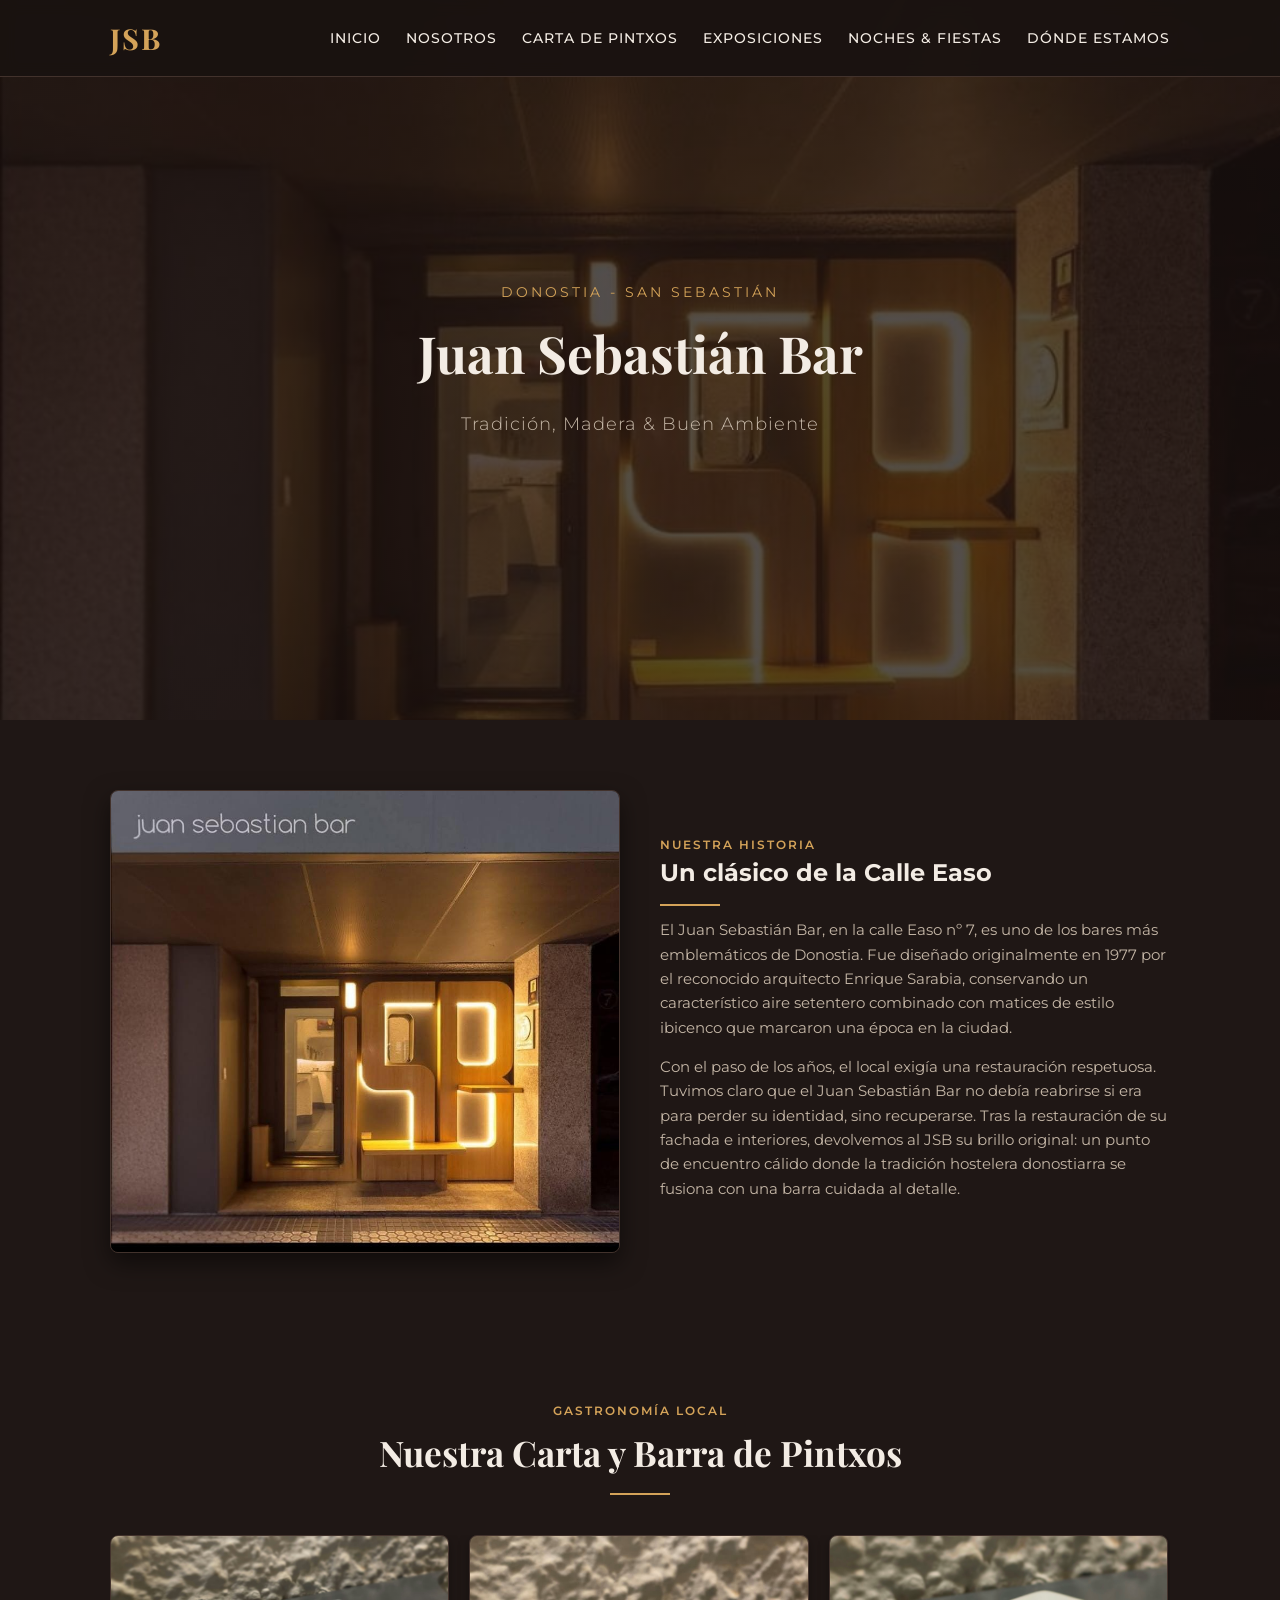
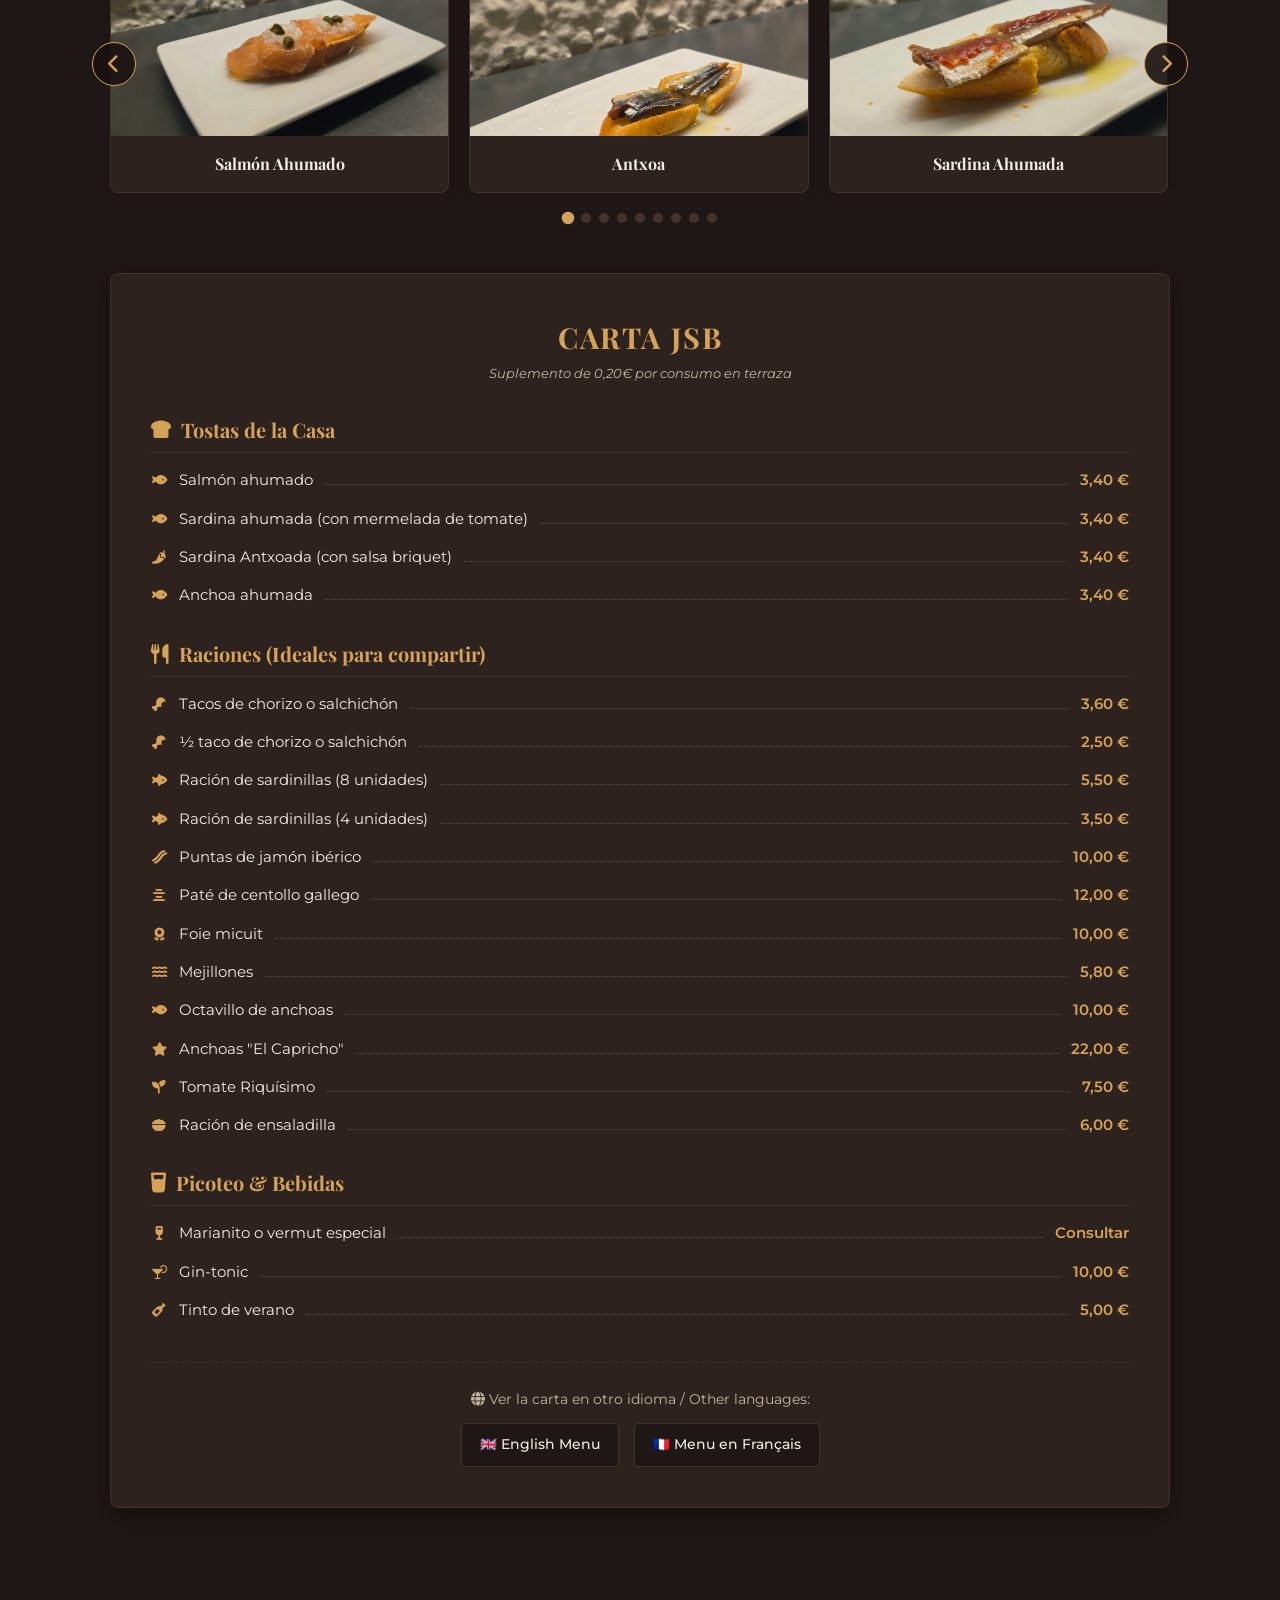
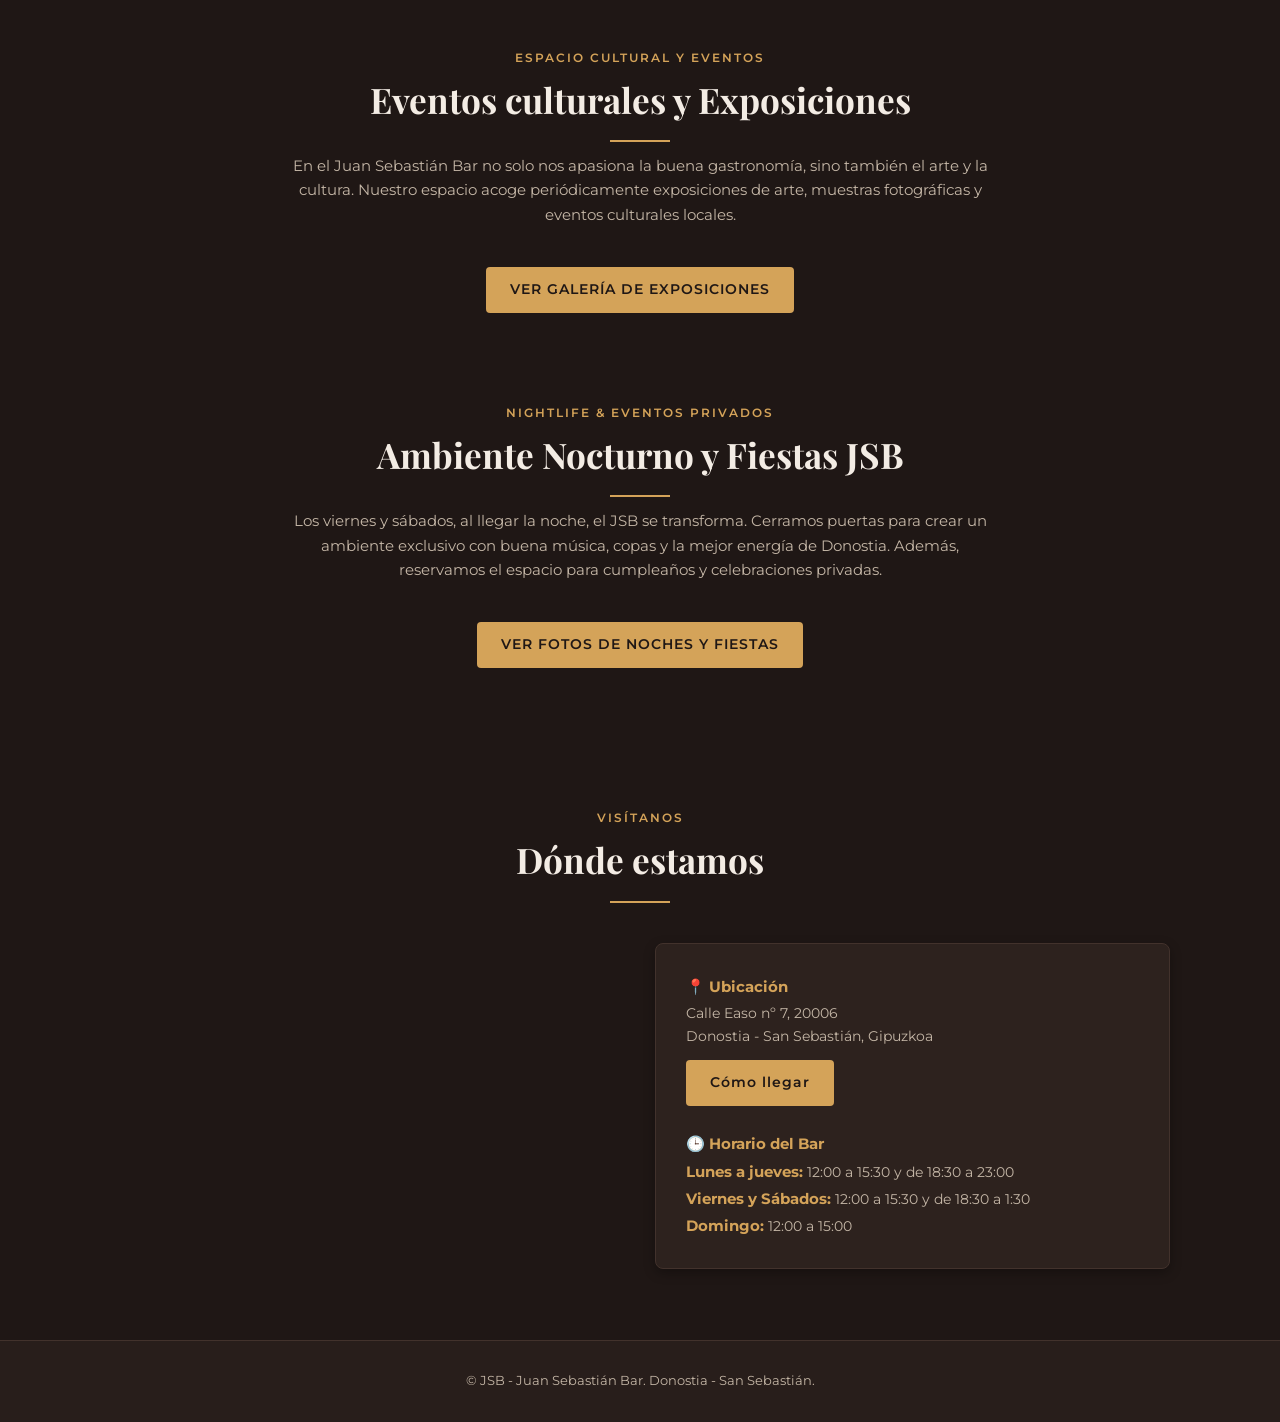
<file: index.html>
<!DOCTYPE html>
<html lang="es">
<head>
    <meta charset="UTF-8">
    <meta name="viewport" content="width=device-width, initial-scale=1.0">
    <title>JSB - Juan Sebastián Bar | Donostia</title>

    <!-- Fuentes Google -->
    <link rel="preconnect" href="https://fonts.googleapis.com">
    <link rel="preconnect" href="https://fonts.gstatic.com" crossorigin>
    <link href="https://fonts.googleapis.com/css2?family=Playfair+Display:ital,wght@0,500;0,700;1,400&family=Montserrat:wght@300;400;500;600&display=swap" rel="stylesheet">

    <!-- Iconos FontAwesome -->
    <link rel="stylesheet" href="https://cdnjs.cloudflare.com/ajax/libs/font-awesome/6.4.0/css/all.min.css">

    <!-- Estilos CSS -->
    <link rel="stylesheet" href="Style.css">
</head>
<body>

    <!-- NAVEGACIÓN EN MADERA OSCURA -->
    <nav>
        <div class="nav-container">
            <a href="#inicio" class="logo">JSB</a>

            <!-- Botón de menú responsive para móviles -->
            <button class="nav-toggle" id="navToggle" aria-label="Abrir menú">
                <i class="fa-solid fa-bars"></i>
            </button>

            <ul class="nav-links" id="navLinks">
                <li><a href="#inicio">Inicio</a></li>
                <li><a href="#historia">Nosotros</a></li>
                <li><a href="#pintxos">Carta de Pintxos</a></li>
                <li><a href="#eventos">Exposiciones</a></li>
                <li><a href="#noches">Noches & Fiestas</a></li>
                <li><a href="#contacto">Dónde estamos</a></li>
            </ul>
        </div>
    </nav>

    <!-- BANNER PRINCIPAL CON FONDO MADERA/CÁLIDO -->
    <header id="inicio" class="hero-banner" style="background: linear-gradient(rgba(26, 18, 16, 0.75), rgba(26, 18, 16, 0.75)), url('imagenes/image1.jpeg') center/cover no-repeat;">
        <div class="hero-box fade-in">
            <span class="hero-tag">DONOSTIA - SAN SEBASTIÁN</span>
            <h1>Juan Sebastián Bar</h1>
            <p class="hero-subtitle">Tradición, Madera & Buen Ambiente</p>
        </div>
    </header>

    <!-- SECCIÓN NUESTRA HISTORIA -->
    <section id="historia" class="history-container fade-in">
        <div class="history-grid">
            <div class="history-image">
                <img src="imagenes/image1.jpeg" alt="Fachada Juan Sebastián Bar">
            </div>
            <div class="history-text">
                <span class="section-subtitle">NUESTRA HISTORIA</span>
                <h2>Un clásico de la Calle Easo</h2>
                <div class="gold-line"></div>
                <p>
                    El Juan Sebastián Bar, en la calle Easo nº 7, es uno de los bares más emblemáticos de Donostia. Fue diseñado originalmente en 1977 por el reconocido arquitecto Enrique Sarabia, conservando un característico aire setentero combinado con matices de estilo ibicenco que marcaron una época en la ciudad.
                </p>
                <p>
                    Con el paso de los años, el local exigía una restauración respetuosa. Tuvimos claro que el Juan Sebastián Bar no debía reabrirse si era para perder su identidad, sino recuperarse. Tras la restauración de su fachada e interiores, devolvemos al JSB su brillo original: un punto de encuentro cálido donde la tradición hostelera donostiarra se fusiona con una barra cuidada al detalle.
                </p>
            </div>
        </div>
    </section>

    <!-- SECCIÓN GASTRONOMÍA CON CARRUSEL -->
    <section id="pintxos" class="pintxos-section fade-in">
        <div class="section-title-container">
            <span class="section-subtitle">GASTRONOMÍA LOCAL</span>
            <h2>Nuestra Carta y Barra de Pintxos</h2>
            <div class="gold-line center"></div>
        </div>

        <!-- CARRUSEL INTERACTIVO -->
        <div class="tostas-carousel-container">
            <button class="tostas-arrow prev-tosta" id="prevBtn"><i class="fa-solid fa-chevron-left"></i></button>
            
            <div class="tostas-track-container">
                <div class="tostas-track" id="carouselTrack">
                    <div class="tosta-card">
                        <div class="img-wrapper"><img src="imagenes/salmon.jpeg" alt="Salmón Ahumado"></div>
                        <h4>Salmón Ahumado</h4>
                    </div>
                    <div class="tosta-card">
                        <div class="img-wrapper"><img src="imagenes/antxoa.jpeg" alt="Antxoa"></div>
                        <h4>Antxoa</h4>
                    </div>
                    <div class="tosta-card">
                        <div class="img-wrapper"><img src="imagenes/sardina ahumada.jpeg" alt="Sardina Ahumada"></div>
                        <h4>Sardina Ahumada</h4>
                    </div>
                    <div class="tosta-card">
                        <div class="img-wrapper"><img src="imagenes/antxoapica.jpeg" alt="Anchoa Picante"></div>
                        <h4>Anchoa Picante</h4>
                    </div>
                    <div class="tosta-card">
                        <div class="img-wrapper"><img src="imagenes/tomate.jpeg" alt="Tomate Riquisimo"></div>
                        <h4>Tomate Riquísimo</h4>
                    </div>
                    <div class="tosta-card">
                        <div class="img-wrapper"><img src="imagenes/foit.jpeg" alt="Foie Micuit"></div>
                        <h4>Foie Micuit</h4>
                    </div>
                    <div class="tosta-card">
                        <div class="img-wrapper"><img src="imagenes/puntas.jpeg" alt="Puntas de jamón"></div>
                        <h4>Puntas de Jamón</h4>
                    </div>
                    <div class="tosta-card">
                        <div class="img-wrapper"><img src="imagenes/sardinillas.jpeg" alt="Sardinillas"></div>
                        <h4>Sardinillas</h4>
                    </div>
                    <div class="tosta-card">
                        <div class="img-wrapper"><img src="imagenes/gilda.jpeg" alt="Gildas"></div>
                        <h4>Gildas</h4>
                    </div>
                    <div class="tosta-card">
                        <div class="img-wrapper"><img src="imagenes/salchichon.jpeg" alt="Salchichón"></div>
                        <h4>Salchichón</h4>
                    </div>
                    <div class="tosta-card">
                        <div class="img-wrapper"><img src="imagenes/chorizo.jpeg" alt="Chorizo"></div>
                        <h4>Chorizo picante-dulce</h4>
                    </div>
                    <div class="tosta-card">
                        <div class="img-wrapper"><img src="imagenes/ensaladilla.jpeg" alt="Ensaladilla"></div>
                        <h4>Ensaladilla</h4>
                    </div>
                    <div class="tosta-card">
                        <div class="img-wrapper"><img src="imagenes/pate.jpeg" alt="pate"></div>
                        <h4>Pate De Centollo</h4>
                    </div>
                    <div class="tosta-card">
                        <div class="img-wrapper"><img src="imagenes/tortilla .jpg" alt="Tortilla"></div>
                        <h4>Tortilla de patata</h4>
                    </div>
                    <div class="tosta-card">
                        <div class="img-wrapper"><img src="imagenes/donostiarra (1).jpeg" alt="Donostiarra"></div>
                        <h4>Donostiarra</h4>
                    </div>
                </div>
            </div>

            <button class="tostas-arrow next-tosta" id="nextBtn"><i class="fa-solid fa-chevron-right"></i></button>
        </div>

        <!-- PUNTOS INDICADORES DEL CARRUSEL -->
        <div class="carousel-dots" id="carouselDots">
            <span class="dot active"></span>
            <span class="dot"></span>
            <span class="dot"></span>
            <span class="dot"></span>
            <span class="dot"></span>
            <span class="dot"></span>
            <span class="dot"></span>
            <span class="dot"></span>
            <span class="dot"></span>
        </div>

        <!-- CARTA PROFESIONAL CON TRADUCCIÓN AUTOMÁTICA ACTIVA -->
        <div class="menu-container" id="carta-jsb">
            <div class="menu-header">
                <h3>CARTA JSB</h3>
                <p class="terrace-note">Suplemento de 0,20€ por consumo en terraza</p>
            </div>

            <!-- CATEGORÍA 1 -->
            <div class="menu-category">
                <h4><i class="fa-solid fa-bread-slice"></i> Tostas de la Casa</h4>
                <div class="menu-grid">
                    <div class="menu-item">
                        <span class="item-name"><i class="fa-solid fa-fish"></i> Salmón ahumado</span>
                        <span class="item-dots"></span>
                        <span class="item-price">3,40 €</span>
                    </div>
                    <div class="menu-item">
                        <span class="item-name"><i class="fa-solid fa-fish"></i> Sardina ahumada (con mermelada de tomate)</span>
                        <span class="item-dots"></span>
                        <span class="item-price">3,40 €</span>
                    </div>
                    <div class="menu-item">
                        <span class="item-name"><i class="fa-solid fa-pepper-hot"></i> Sardina Antxoada (con salsa briquet)</span>
                        <span class="item-dots"></span>
                        <span class="item-price">3,40 €</span>
                    </div>
                    <div class="menu-item">
                        <span class="item-name"><i class="fa-solid fa-fish"></i> Anchoa ahumada</span>
                        <span class="item-dots"></span>
                        <span class="item-price">3,40 €</span>
                    </div>
                </div>
            </div>

            <!-- CATEGORÍA 2 -->
            <div class="menu-category">
                <h4><i class="fa-solid fa-utensils"></i> Raciones (Ideales para compartir)</h4>
                <div class="menu-grid">
                    <div class="menu-item">
                        <span class="item-name"><i class="fa-solid fa-drumstick-bite"></i> Tacos de chorizo o salchichón</span>
                        <span class="item-dots"></span>
                        <span class="item-price">3,60 €</span>
                    </div>
                    <div class="menu-item">
                        <span class="item-name"><i class="fa-solid fa-drumstick-bite"></i> ½ taco de chorizo o salchichón</span>
                        <span class="item-dots"></span>
                        <span class="item-price">2,50 €</span>
                    </div>
                    <div class="menu-item">
                        <span class="item-name"><i class="fa-solid fa-fish-fins"></i> Ración de sardinillas (8 unidades)</span>
                        <span class="item-dots"></span>
                        <span class="item-price">5,50 €</span>
                    </div>
                    <div class="menu-item">
                        <span class="item-name"><i class="fa-solid fa-fish-fins"></i> Ración de sardinillas (4 unidades)</span>
                        <span class="item-dots"></span>
                        <span class="item-price">3,50 €</span>
                    </div>
                    <div class="menu-item">
                        <span class="item-name"><i class="fa-solid fa-bacon"></i> Puntas de jamón ibérico</span>
                        <span class="item-dots"></span>
                        <span class="item-price">10,00 €</span>
                    </div>
                    <div class="menu-item">
                        <span class="item-name"><i class="fa-solid fa-align-center"></i> Paté de centollo gallego</span>
                        <span class="item-dots"></span>
                        <span class="item-price">12,00 €</span>
                    </div>
                    <div class="menu-item">
                        <span class="item-name"><i class="fa-solid fa-award"></i> Foie micuit</span>
                        <span class="item-dots"></span>
                        <span class="item-price">10,00 €</span>
                    </div>
                    <div class="menu-item">
                        <span class="item-name"><i class="fa-solid fa-water"></i> Mejillones</span>
                        <span class="item-dots"></span>
                        <span class="item-price">5,80 €</span>
                    </div>
                    <div class="menu-item">
                        <span class="item-name"><i class="fa-solid fa-fish"></i> Octavillo de anchoas</span>
                        <span class="item-dots"></span>
                        <span class="item-price">10,00 €</span>
                    </div>
                    <div class="menu-item">
                        <span class="item-name"><i class="fa-solid fa-star"></i> Anchoas "El Capricho"</span>
                        <span class="item-dots"></span>
                        <span class="item-price">22,00 €</span>
                    </div>
                    <div class="menu-item">
                        <span class="item-name"><i class="fa-solid fa-seedling"></i> Tomate Riquísimo</span>
                        <span class="item-dots"></span>
                        <span class="item-price">7,50 €</span>
                    </div>
                    <div class="menu-item">
                        <span class="item-name"><i class="fa-solid fa-bowl-food"></i> Ración de ensaladilla</span>
                        <span class="item-dots"></span>
                        <span class="item-price">6,00 €</span>
                    </div>
                </div>
            </div>

            <!-- CATEGORÍA 3 -->
            <div class="menu-category">
                <h4><i class="fa-solid fa-glass-water"></i> Picoteo & Bebidas</h4>
                <div class="menu-grid">
                    <div class="menu-item">
                        <span class="item-name"><i class="fa-solid fa-wine-glass"></i> Marianito o vermut especial</span>
                        <span class="item-dots"></span>
                        <span class="item-price">Consultar</span>
                    </div>
                    <div class="menu-item">
                        <span class="item-name"><i class="fa-solid fa-cocktail"></i> Gin-tonic</span>
                        <span class="item-dots"></span>
                        <span class="item-price">10,00 €</span>
                    </div>
                    <div class="menu-item">
                        <span class="item-name"><i class="fa-solid fa-wine-bottle"></i> Tinto de verano</span>
                        <span class="item-dots"></span>
                        <span class="item-price">5,00 €</span>
                    </div>
                </div>
            </div>

            <!-- ENLACES DE TRADUCCIÓN FUNCIONALES CORREGIDOS -->
            <div class="language-links">
                <span class="lang-title"><i class="fa-solid fa-globe"></i> Ver la carta en otro idioma / Other languages:</span>
                <div class="lang-buttons">
                    <a href="https://translate.google.com/translate?sl=es&tl=en&u=https://truperez2698-juantrujillo.github.io/Juan-Sebastian-Bar/" target="_blank" class="lang-btn">🇬🇧 English Menu</a>
                    <a href="https://translate.google.com/translate?sl=es&tl=fr&u=https://truperez2698-juantrujillo.github.io/Juan-Sebastian-Bar/" target="_blank" class="lang-btn">🇫🇷 Menu en Français</a>
                </div>
            </div>
        </div>
    </section>

    <!-- SECCIÓN EXPOSICIONES -->
    <section id="eventos" class="exhibitions-section fade-in">
        <div class="section-title-container">
            <span class="section-subtitle">ESPACIO CULTURAL Y EVENTOS</span>
            <h2>Eventos culturales y Exposiciones</h2>
            <div class="gold-line center"></div>
            <p class="section-desc">
                En el Juan Sebastián Bar no solo nos apasiona la buena gastronomía, sino también el arte y la cultura. Nuestro espacio acoge periódicamente exposiciones de arte, muestras fotográficas y eventos culturales locales.
            </p>
        </div>

        <div class="events-actions">
            <a href="Exposiciones.html" class="btn-gold">VER GALERÍA DE EXPOSICIONES</a>
        </div>
    </section>

    <!-- NUEVA SECCIÓN: NOCHES Y FIESTAS PRIVADAS -->
    <section id="noches" class="exhibitions-section fade-in" style="padding-top: 20px;">
        <div class="section-title-container">
            <span class="section-subtitle">NIGHTLIFE & EVENTOS PRIVADOS</span>
            <h2>Ambiente Nocturno y Fiestas JSB</h2>
            <div class="gold-line center"></div>
            <p class="section-desc">
                Los viernes y sábados, al llegar la noche, el JSB se transforma. Cerramos puertas para crear un ambiente exclusivo con buena música, copas y la mejor energía de Donostia. Además, reservamos el espacio para cumpleaños y celebraciones privadas.
            </p>
        </div>

        <div class="events-actions">
            <a href="Fiestas.html" class="btn-gold">VER FOTOS DE NOCHES Y FIESTAS</a>
        </div>
    </section>

    <!-- SECCIÓN DÓNDE ESTAMOS -->
    <section id="contacto" class="contact-section fade-in">
        <div class="section-title-container">
            <span class="section-subtitle">VISÍTANOS</span>
            <h2>Dónde estamos</h2>
            <div class="gold-line center"></div>
        </div>

        <div class="contact-container-video">
            <div class="map-wrapper">
                <iframe src="https://www.google.com/maps/embed?pb=!1m18!1m12!1m3!1d2902.825828775443!2d-1.983944623415136!3d43.31792697112028!2m2!1f0!2f0!3f0!3m2!1i1024!2i768!4f13.1!3m3!1m2!1s0xd51a012a9e34ab5%3A0x6bd73305a41d9bf8!2sEaso%20Kalea%2C%207%2C%2020006%20Donostia%2C%20Gipuzkoa!5e0!3m2!1ses!2ses!4v1700000000000!5m2!1ses!2ses" width="100%" height="320" style="border:0; border-radius: 8px;" allowfullscreen="" loading="lazy"></iframe>
            </div>

            <div class="contact-card-box">
                <div class="info-item">
                    <strong>📍 Ubicación</strong>
                    <p>Calle Easo nº 7, 20006<br>Donostia - San Sebastián, Gipuzkoa</p>
                    <a href="https://maps.google.com/?q=Easo+Kalea+7+Donostia" target="_blank" class="btn-gold" style="margin-top: 12px; display: inline-block;">Cómo llegar</a>
                </div>

                <div class="info-item" style="margin-top: 25px;">
                    <strong>🕒 Horario del Bar</strong>
                    <p><strong>Lunes a jueves:</strong> 12:00 a 15:30 y de 18:30 a 23:00</p>
                    <p><strong>Viernes y Sábados:</strong> 12:00 a 15:30 y de 18:30 a 1:30</p>
                    <p><strong>Domingo:</strong> 12:00 a 15:00</p>
                </div>
            </div>
        </div>
    </section>

    <!-- VENTANA MODAL PARA AMPLIAR LAS FOTOS EN PANTALLA COMPLETA -->
    <div id="imageModal" class="modal-overlay">
        <span class="modal-close">&times;</span>
        <img class="modal-content" id="modalImg" alt="Imagen ampliada">
    </div>

    <footer>
        &copy; JSB - Juan Sebastián Bar. Donostia - San Sebastián.
    </footer>

    <script src="script.js"></script>
</body>
</html>
</file>
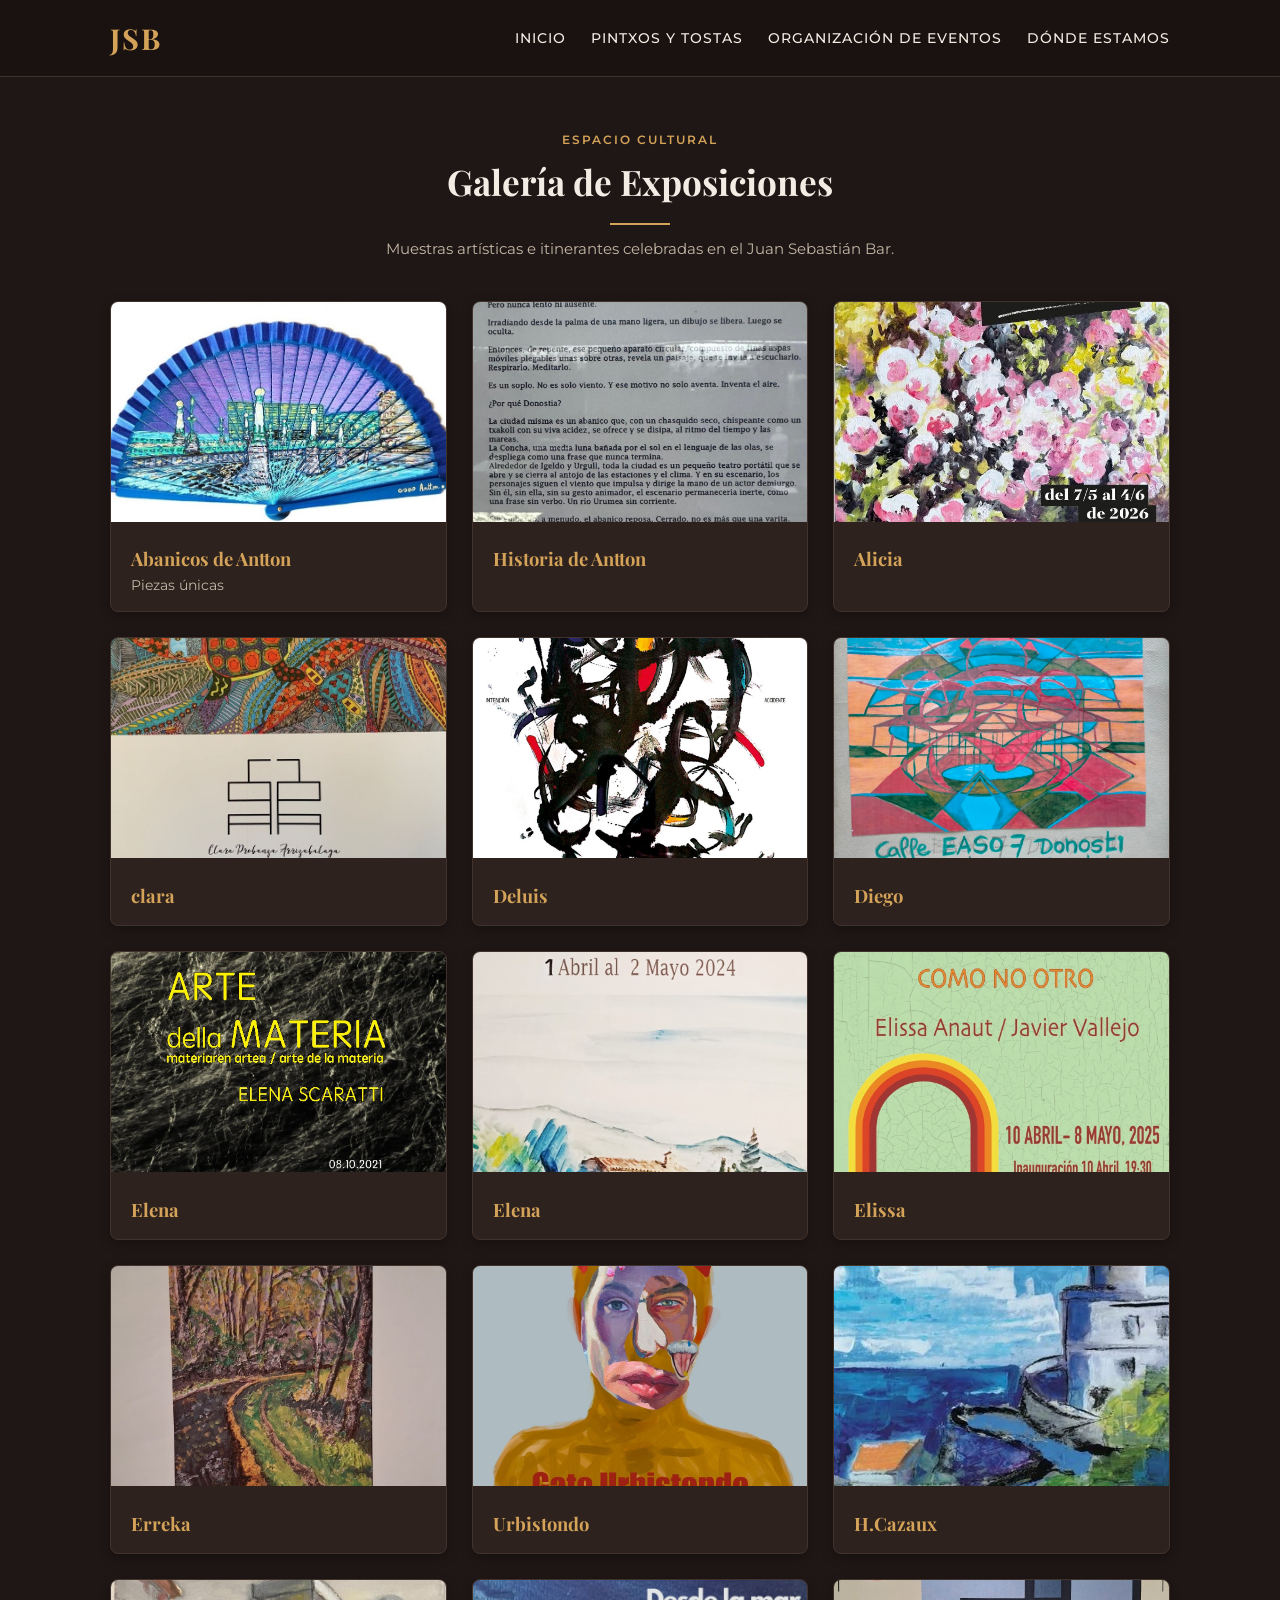
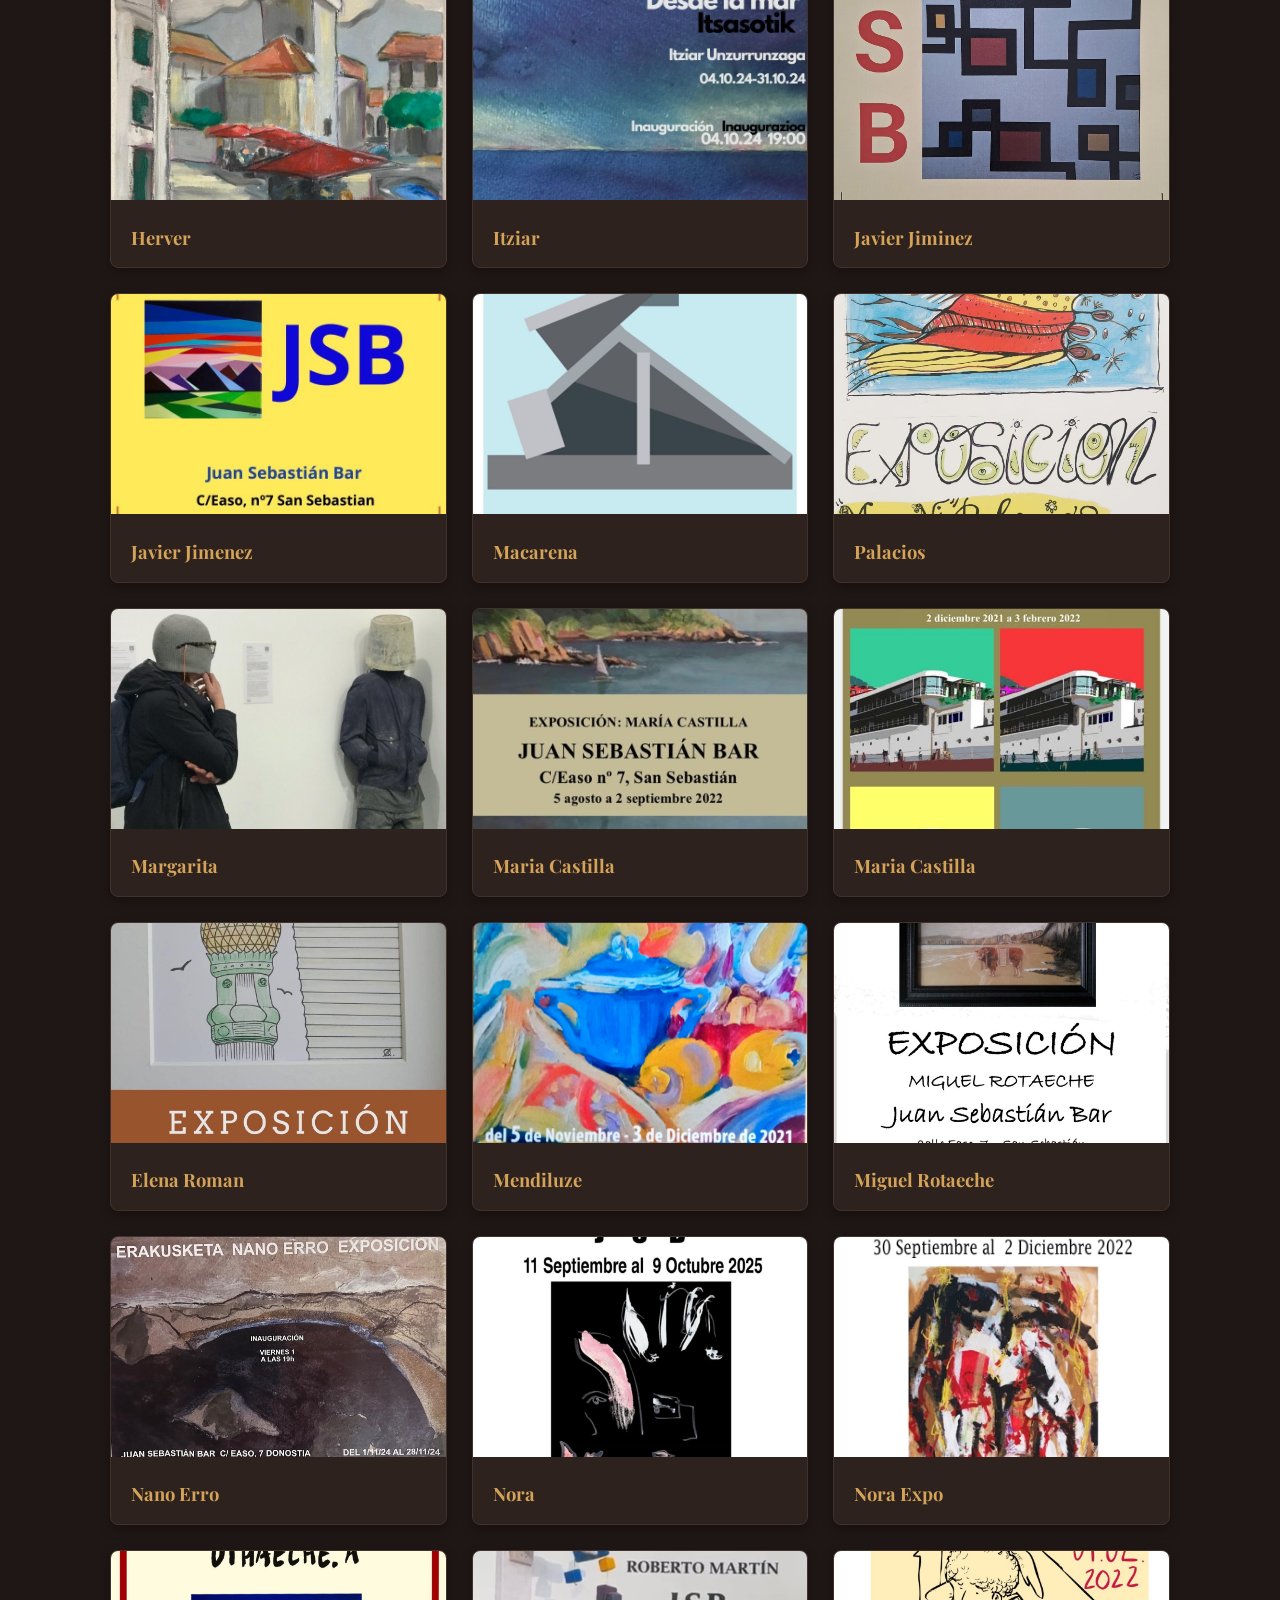
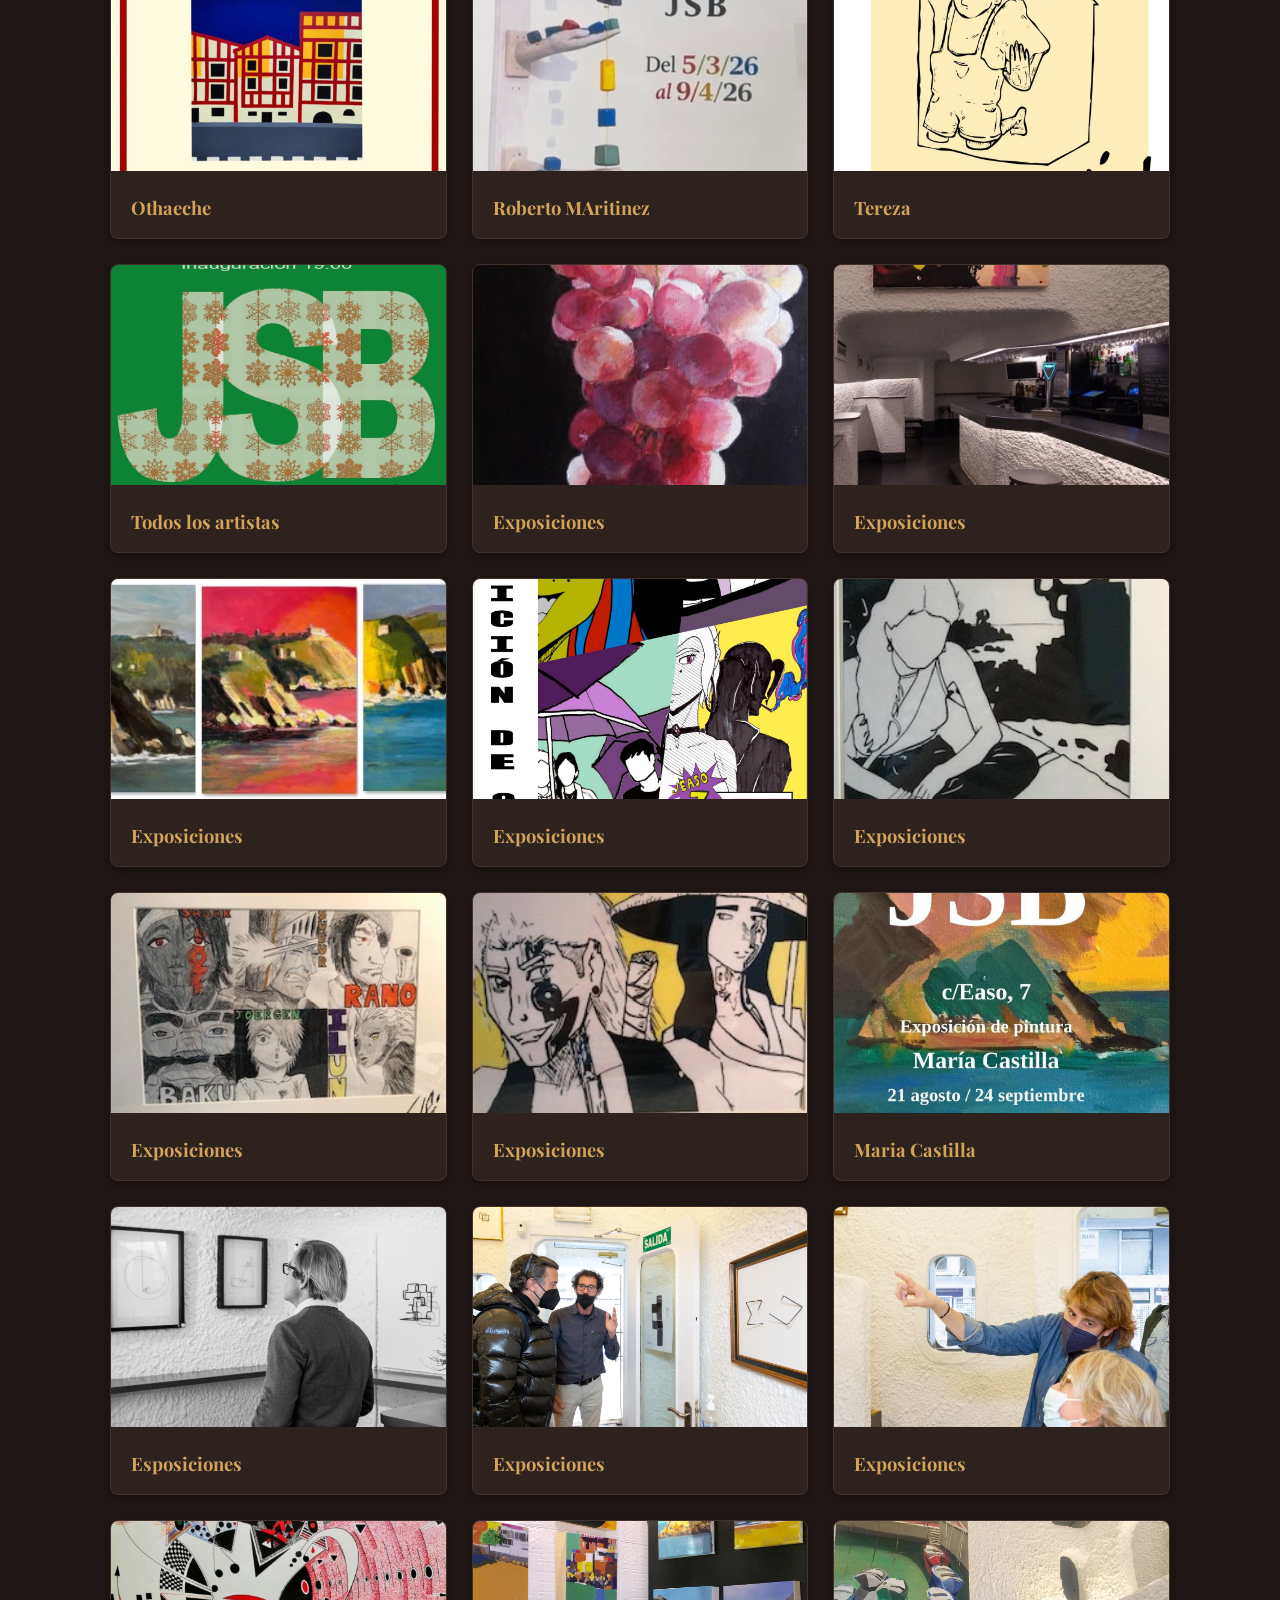
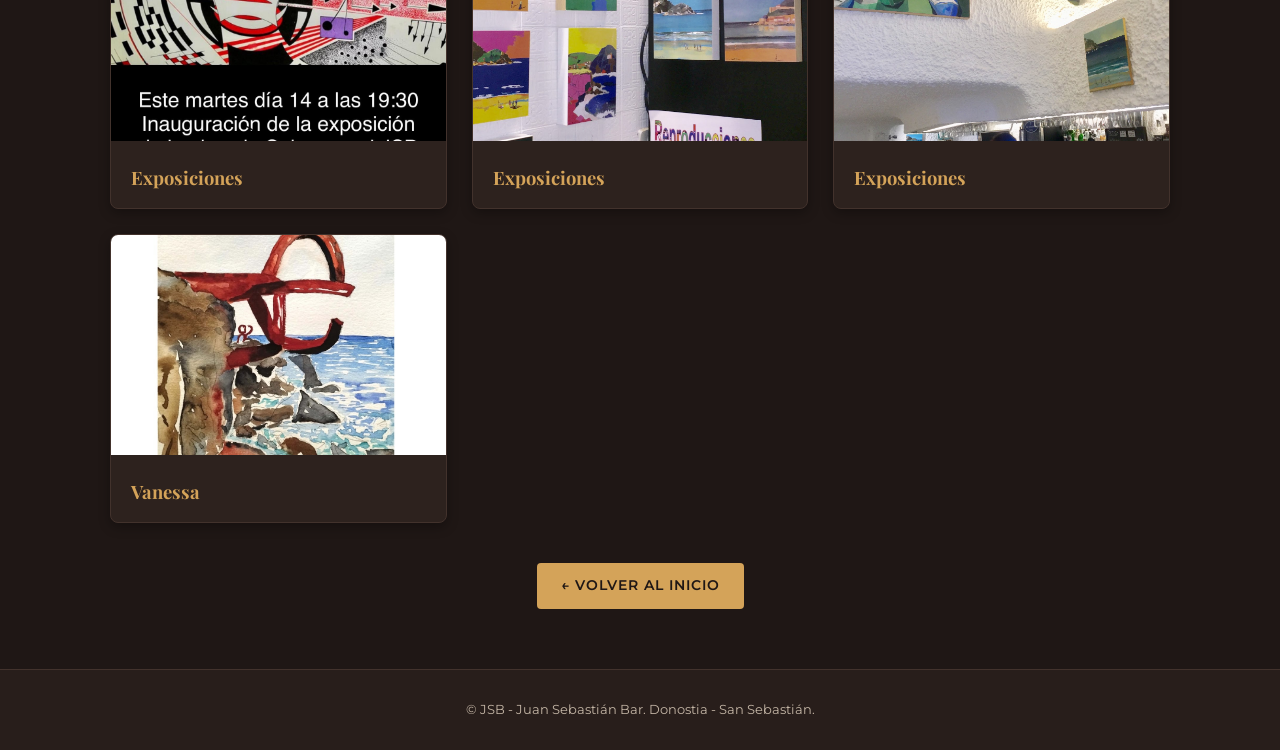
<file: Exposiciones.html>
<!DOCTYPE html>
<html lang="es">
<head>
    <meta charset="UTF-8">
    <meta name="viewport" content="width=device-width, initial-scale=1.0">
    <title>Galería de Exposiciones - JSB</title>

    <link rel="preconnect" href="https://fonts.googleapis.com">
    <link rel="preconnect" href="https://fonts.gstatic.com" crossorigin>
    <link href="https://fonts.googleapis.com/css2?family=Playfair+Display:ital,wght@0,500;0,700;1,400&family=Montserrat:wght@300;400;500;600&display=swap" rel="stylesheet">

    <link rel="stylesheet" href="Style.css">
</head>
<body>

    <nav>
        <div class="nav-container">
            <a href="index.html#inicio" class="logo">JSB</a>

            <ul class="nav-links">
                <li><a href="index.html#inicio">Inicio</a></li>
                <li><a href="index.html#pintxos">Pintxos y Tostas</a></li>
                <li><a href="index.html#eventos">Organización de eventos</a></li>
                <li><a href="index.html#contacto">Dónde estamos</a></li>
            </ul>
        </div>
    </nav>

    <section class="exhibitions-page fade-in" style="padding-top: 130px; padding-bottom: 60px;">
        <div class="section-title-container">
            <span class="section-subtitle">ESPACIO CULTURAL</span>
            <h2>Galería de Exposiciones</h2>
            <div class="gold-line center"></div>
            <p class="section-desc">
                Muestras artísticas e itinerantes celebradas en el Juan Sebastián Bar.
            </p>
        </div>

        <div class="gallery-grid">
            <div class="gallery-card">
                <img src="imagenes2/abanicos de antton.jpg" alt="Exposición 1">
                <div class="gallery-info">
                    <h3>Abanicos de Antton</h3>
                    <p>Piezas únicas</p>
                </div>
            </div>

            <div class="gallery-card">
                <img src="imagenes2/abanicoss.jpg" alt="Exposición 2">
                <div class="gallery-info">
                    <h3>Historia de Antton</h3>
                </div>
            </div>
 <div class="gallery-card">
                <img src="imagenes2/alicia.jpg" alt="Exposición 2">
                <div class="gallery-info">
                    <h3>Alicia</h3>
                </div>
 </div>
 <div class="gallery-card">
                <img src="imagenes2/clara.jpg" alt="Exposición 2">
                <div class="gallery-info">
                    <h3>clara</h3>      
                </div>
            </div>
            <div class="gallery-card">
                <img src="imagenes2/deluis.jpg" alt="deluis">
                <div class="gallery-info">
                    <h3>Deluis</h3>
                </div>
            </div>

            <div class="gallery-card">
                <img src="imagenes2/diego.jpg" alt="Exposición 4">
                <div class="gallery-info">
                    <h3>Diego</h3>
                    
                </div>
            </div>
            <div class="gallery-card">
                <img src="imagenes2/elena.jpg" alt="Exposición 4">
                <div class="gallery-info">
                    <h3>Elena</h3>
                    
                </div>
            </div><div class="gallery-card">
                <img src="imagenes2/elena2.jpg" alt="Exposición 4">
                <div class="gallery-info">
                    <h3>Elena</h3>
                    
                </div>
            </div><div class="gallery-card">
                <img src="imagenes2/elissa.jpg" alt="Exposición 4">
                <div class="gallery-info">
                    <h3>Elissa</h3>
                    
                </div>
            </div><div class="gallery-card">
                <img src="imagenes2/erreka.jpg" alt="Exposición 4">
                <div class="gallery-info">
                    <h3>Erreka</h3>
                    
                </div>
            </div><div class="gallery-card">
                <img src="imagenes2/gato urbistondo.jpg" alt="Exposición 4">
                <div class="gallery-info">
                    <h3>Urbistondo</h3>
                    
                </div>
            </div><div class="gallery-card">
                <img src="imagenes2/h.cazaux.jpg" alt="Exposición 4">
                <div class="gallery-info">
                    <h3>H.Cazaux</h3>
                    
                </div>
            </div><div class="gallery-card">
                <img src="imagenes2/herver.jpg" alt="Exposición 4">
                <div class="gallery-info">
                    <h3>Herver</h3>
                    
                </div>
            </div><div class="gallery-card">
                <img src="imagenes2/itziar.jpg" alt="Exposición 4">
                <div class="gallery-info">
                    <h3>Itziar</h3>
                    
                </div>
            </div><div class="gallery-card">
                <img src="imagenes2/javier jimenez.jpg" alt="Exposición 4">
                <div class="gallery-info">
                    <h3>Javier Jiminez</h3>
                    
                </div>
            </div><div class="gallery-card">
                <img src="imagenes2/javier jimenez2.jpg" alt="Exposición 4">
                <div class="gallery-info">
                    <h3>Javier Jimenez</h3>
                    
                </div>
            </div><div class="gallery-card">
                <img src="imagenes2/macarena.jpg" alt="Exposición 4">
                <div class="gallery-info">
                    <h3>Macarena</h3>
                    
                </div>
            </div><div class="gallery-card">
                <img src="imagenes2/mar ni palacios.jpg" alt="Exposición 4">
                <div class="gallery-info">
                    <h3>Palacios</h3>
                    
                </div>
            </div><div class="gallery-card">
                <img src="imagenes2/marga.jpg" alt="Exposición 4">
                <div class="gallery-info">
                    <h3>Margarita</h3>
                    
                </div>
            </div><div class="gallery-card">
                <img src="imagenes2/maria castilla.jpg" alt="Exposición 4">
                <div class="gallery-info">
                    <h3>Maria Castilla</h3>
                    
                </div>
            </div><div class="gallery-card">
                <img src="imagenes2/maria castilla3.jpg" alt="Exposición 4">
                <div class="gallery-info">
                    <h3>Maria Castilla</h3>  
                </div>
            </div>
            <div class="gallery-card">
                <img src="imagenes2/elena roman.jpg" alt="Exposición 5">
                <div class="gallery-info">
                    <h3>Elena Roman</h3>
                </div>
            </div>
<div class="gallery-card">
                <img src="imagenes2/Mendiluze.jpg" alt="Exposición 4">
                <div class="gallery-info">
                    <h3>Mendiluze</h3>
                    
                </div>
            </div>
            <div class="gallery-card">
                <img src="imagenes2/miguel rotaeche.jpg" alt="Exposición 4">
                <div class="gallery-info">
                    <h3>Miguel Rotaeche</h3>
                    
                </div>
            </div><div class="gallery-card">
                <img src="imagenes2/nano erro.jpg" alt="Exposición 4">
                <div class="gallery-info">
                    <h3>Nano Erro</h3>
                    
                </div>
            </div><div class="gallery-card">
                <img src="imagenes2/nora.jpg" alt="Exposición 4">
                <div class="gallery-info">
                    <h3>Nora</h3>
                    
                </div>
            </div><div class="gallery-card">
                <img src="imagenes2/nora2.jpg" alt="Exposición 4">
                <div class="gallery-info">
                    <h3>Nora Expo</h3>
                    
                </div>
            </div><div class="gallery-card">
                <img src="imagenes2/othaeche.jpg" alt="Exposición 4">
                <div class="gallery-info">
                    <h3>Othaeche</h3>
                    
                </div>
            </div><div class="gallery-card">
                <img src="imagenes2/roberto martinez.jpg" alt="Exposición 4">
                <div class="gallery-info">
                    <h3>Roberto MAritinez</h3>
                    
                </div>
            </div><div class="gallery-card">
                <img src="imagenes2/tereza.jpg" alt="Exposición 4">
                <div class="gallery-info">
                    <h3>Tereza</h3>
                    
                </div>
            </div><div class="gallery-card">
                <img src="imagenes2/todos.jpg" alt="Exposición 4">
                <div class="gallery-info">
                    <h3>Todos los artistas</h3>
                    
                </div>
            </div><div class="gallery-card">
                <img src="imagenes2/unnamed (21).jpg" alt="Exposición 4">
                <div class="gallery-info">
                    <h3>Exposiciones</h3>
                    
                </div>
            </div><div class="gallery-card">
                <img src="imagenes2/unnamed (24).jpg" alt="Exposición 4">
                <div class="gallery-info">
                    <h3>Exposiciones</h3>
                    
                </div>
            </div><div class="gallery-card">
                <img src="imagenes2/unnamed (27).jpg" alt="Exposición 4">
                <div class="gallery-info">
                    <h3>Exposiciones</h3>
                    
                </div>
            </div><div class="gallery-card">
                <img src="imagenes2/unnamed (28).jpg" alt="Exposición 4">
                <div class="gallery-info">
                    <h3>Exposiciones</h3>
                    
                </div>
            </div><div class="gallery-card">
                <img src="imagenes2/unnamed (29).jpg" alt="Exposición 4">
                <div class="gallery-info">
                    <h3>Exposiciones</h3>
                    
                </div>
            </div><div class="gallery-card">
                <img src="imagenes2/unnamed (30).jpg" alt="Exposición 4">
                <div class="gallery-info">
                    <h3>Exposiciones</h3>
                </div>

             </div><div class="gallery-card">
                <img src="imagenes2/unnamed (31).jpg" alt="Exposición 4">
                <div class="gallery-info">
                    <h3>Exposiciones</h3>
                </div>
                
            </div><div class="gallery-card">
                <img src="imagenes2/maria castilla4.jpg" alt="Exposición 4">
                <div class="gallery-info">
                    <h3>Maria Castilla</h3>
                </div> 
                 </div><div class="gallery-card">
                <img src="imagenes2/unnamed (37).jpg" alt="Exposición 4">
                <div class="gallery-info">
                    <h3>Esposiciones</h3>
                </div> 
                 </div><div class="gallery-card">
                <img src="imagenes2/unnamed (38).jpg" alt="Exposición 4">
                <div class="gallery-info">
                    <h3>Exposiciones</h3>
                </div> 
                 </div><div class="gallery-card">
                <img src="imagenes2/unnamed (39).jpg" alt="Exposición 4">
                <div class="gallery-info">
                    <h3>Exposiciones</h3>
                </div> 
                 </div><div class="gallery-card">
                <img src="imagenes2/unnamed (44).jpg" alt="Exposición 4">
                <div class="gallery-info">
                    <h3>Exposiciones</h3>
                </div> 
            
            </div><div class="gallery-card">
                <img src="imagenes2/unnamed (35).jpg" alt="Exposición 4">
                <div class="gallery-info">
                    <h3>Exposiciones</h3>
                </div>
            </div><div class="gallery-card">
                <img src="imagenes2/unnamed (36).jpg" alt="Exposición 4">
                <div class="gallery-info">
                    <h3>Exposiciones</h3>
                </div>
                 </div><div class="gallery-card">
                <img src="imagenes2/vanessa.jpg" alt="Exposición 4">
                <div class="gallery-info">
                    <h3>Vanessa</h3>
                </div> 
        </div>
    </div>
        <div style="text-align: center; margin-top: 40px;">
            <a href="index.html" class="btn-gold">← VOLVER AL INICIO</a>
        </div>
    </section>

    <footer>
        &copy; JSB - Juan Sebastián Bar. Donostia - San Sebastián.
    </footer>

    <script src="script.js"></script>
    <!-- VENTANA MODAL PARA VER LA IMAGEN EN GRANDE -->
<div id="imageModal" class="modal-overlay">
    <span class="modal-close">&times;</span>
    <img class="modal-content" id="modalImg" alt="Imagen ampliada">
</div>
</body>
</html>
</file>
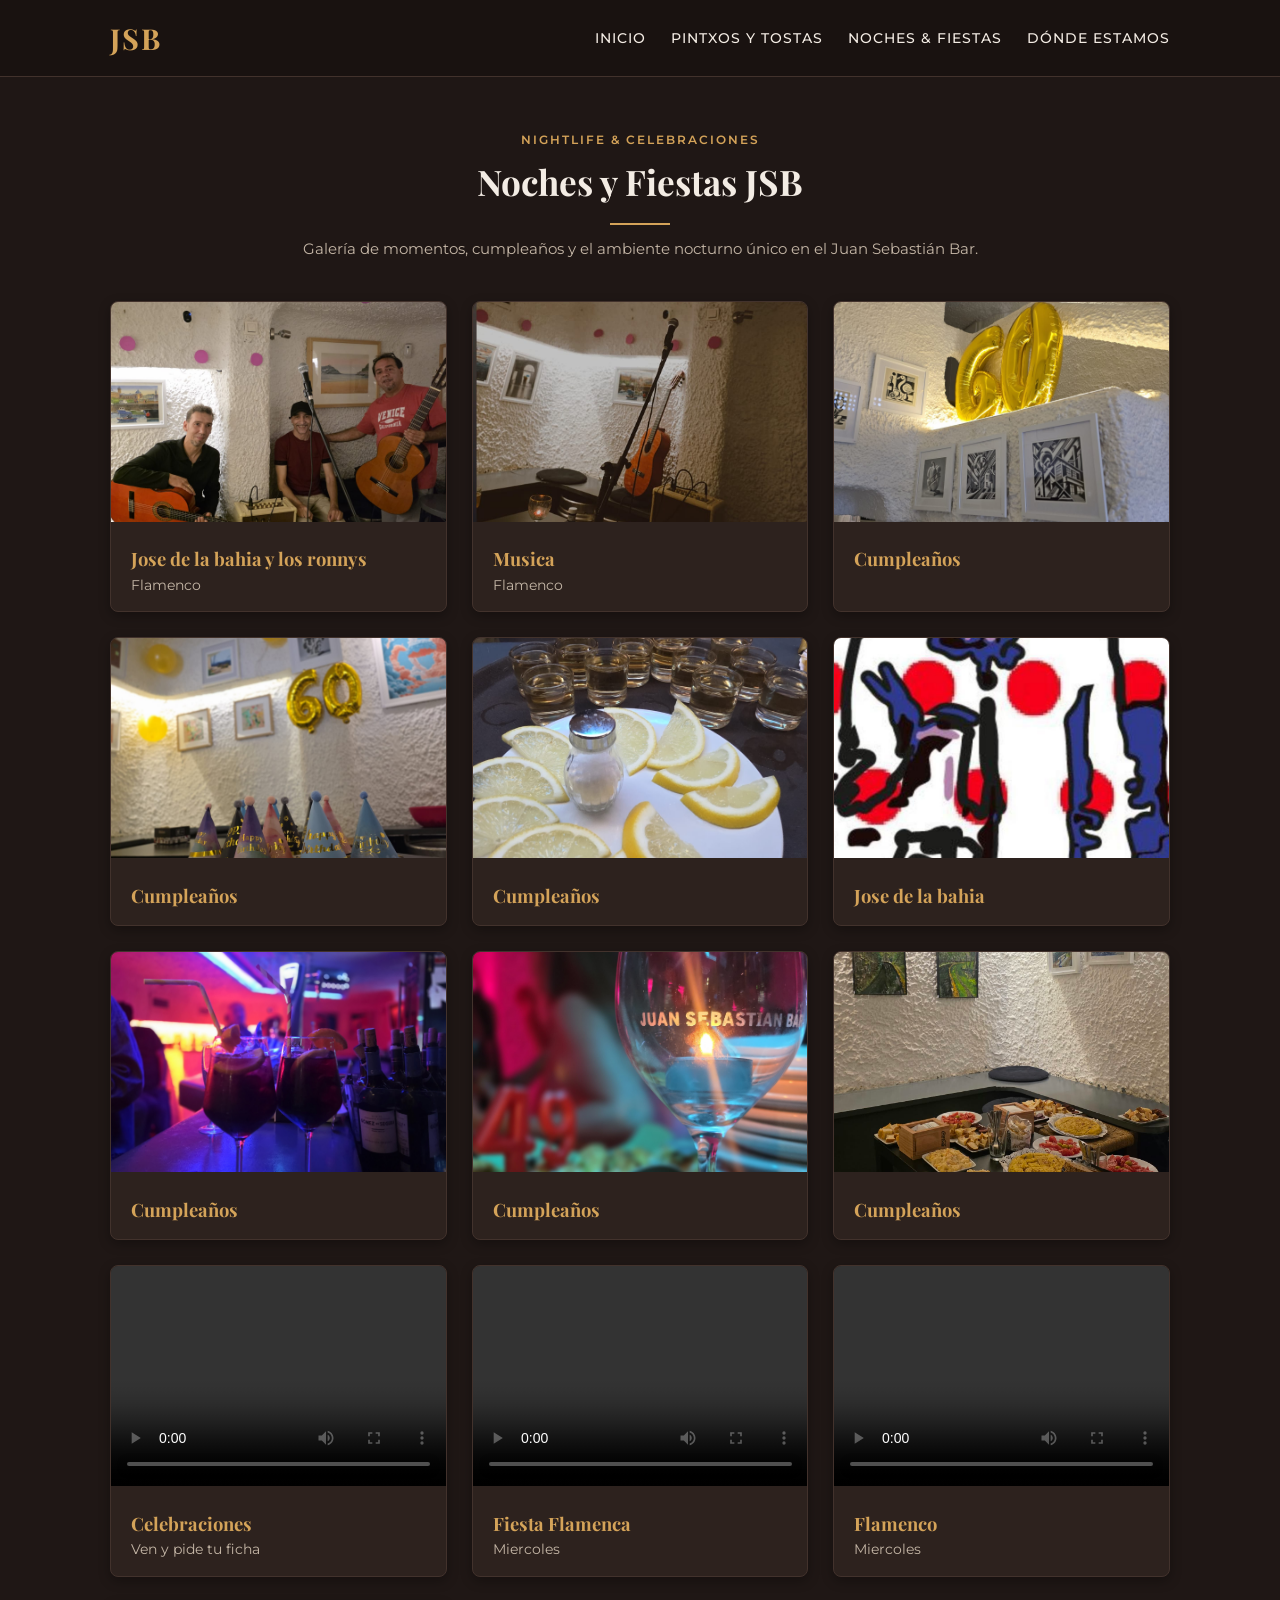
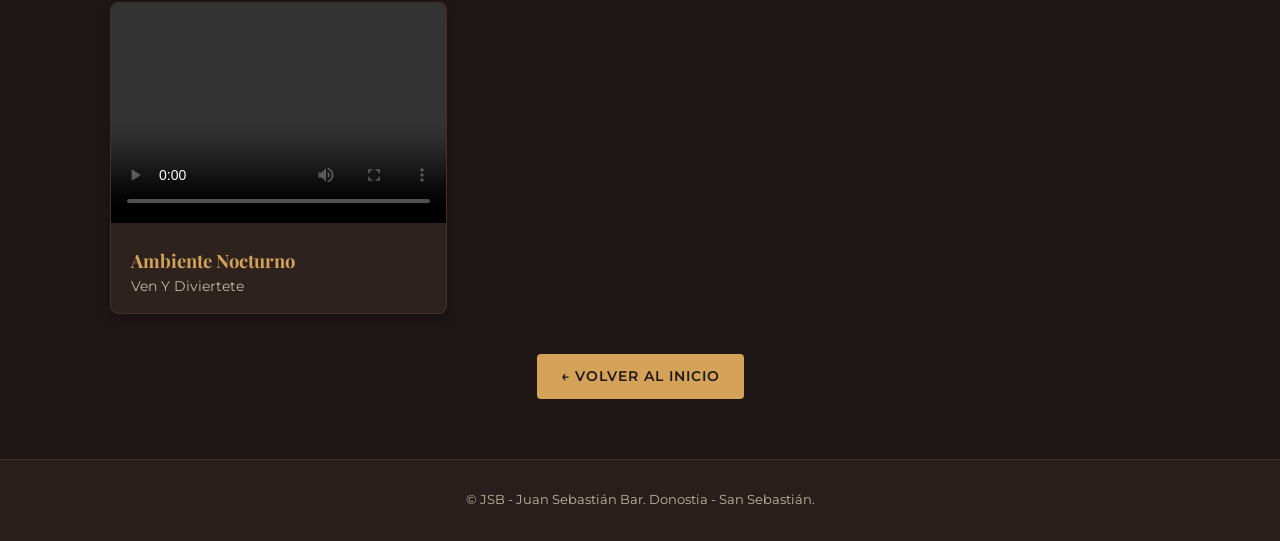
<file: Fiestas.html>
<!DOCTYPE html>
<html lang="es">
<head>
    <meta charset="UTF-8">
    <meta name="viewport" content="width=device-width, initial-scale=1.0">
    <title>Noches y Fiestas - JSB</title>

    <link rel="preconnect" href="https://fonts.googleapis.com">
    <link rel="preconnect" href="https://fonts.gstatic.com" crossorigin>
    <link href="https://fonts.googleapis.com/css2?family=Playfair+Display:ital,wght@0,500;0,700;1,400&family=Montserrat:wght@300;400;500;600&display=swap" rel="stylesheet">

    <link rel="stylesheet" href="Style.css">
</head>
<body>

    <nav>
        <div class="nav-container">
            <a href="index.html#inicio" class="logo">JSB</a>

            <ul class="nav-links">
                <li><a href="index.html#inicio">Inicio</a></li>
                <li><a href="index.html#pintxos">Pintxos y Tostas</a></li>
                <li><a href="index.html#noches">Noches & Fiestas</a></li>
                <li><a href="index.html#contacto">Dónde estamos</a></li>
            </ul>
        </div>
    </nav>

    <section class="exhibitions-page fade-in" style="padding-top: 130px; padding-bottom: 60px;">
        <div class="section-title-container">
            <span class="section-subtitle">NIGHTLIFE & CELEBRACIONES</span>
            <h2>Noches y Fiestas JSB</h2>
            <div class="gold-line center"></div>
            <p class="section-desc">
                Galería de momentos, cumpleaños y el ambiente nocturno único en el Juan Sebastián Bar.
            </p>
        </div>

        <!-- AQUÍ VAN TODAS TUS FOTOS Y VÍDEOS DE LA CARPETA imagenes3 -->
        <div class="gallery-grid">

            <!-- EJEMPLO DE FOTO -->
            <div class="gallery-card">
                <img src="imagenes3/fiesta1.jpeg" alt="Fiesta JSB">
                <div class="gallery-info">
                    <h3>Jose de la bahia y los ronnys </h3>
                    <p>Flamenco</p>
                </div>
                </div>
                 <div class="gallery-card">
                <img src="imagenes3/fiesta2.jpeg" alt="Fiesta JSB">
                <div class="gallery-info">
                    <h3>Musica</h3>
                    <p>Flamenco</p>
                </div>
                 </div>
                 <div class="gallery-card">
                <img src="imagenes3/fiesta3.jpeg" alt="Fiesta JSB">
                <div class="gallery-info">
                    <h3>Cumpleaños </h3>
                    
                </div>
            </div>
               <div class="gallery-card">
                <img src="imagenes3/fiesta4.jpeg" alt="Fiesta JSB">
                <div class="gallery-info">
                    <h3>Cumpleaños </h3>
                    
                </div>
            </div>
               <div class="gallery-card">
                <img src="imagenes3/fiesta5.jpeg" alt="Fiesta JSB">
                <div class="gallery-info">
                    <h3>Cumpleaños </h3>
                    
                </div>
            </div>
               <div class="gallery-card">
                <img src="imagenes3/fiesta6.jpeg" alt="Fiesta JSB">
                <div class="gallery-info">
                    <h3>Jose de la bahia </h3>
                    
                </div>
            </div>
               <div class="gallery-card">
                <img src="imagenes3/fiesta7.jpeg" alt="Fiesta JSB">
                <div class="gallery-info">
                    <h3>Cumpleaños </h3>
                    
                </div>
            </div>
               <div class="gallery-card">
                <img src="imagenes3/fiesta8.jpeg" alt="Fiesta JSB">
                <div class="gallery-info">
                    <h3>Cumpleaños </h3>
                    
                </div>
            </div>
            <div class="gallery-card">
                <img src="imagenes3/fiesta9.jpeg" alt="Fiesta JSB">
                <div class="gallery-info">
                    <h3>Cumpleaños </h3>
                    
                </div>
            </div>

            <!-- EJEMPLO DE VÍDEO -->
            <div class="gallery-card">
                <video controls style="width: 100%; height: 220px; object-fit: cover;">
                    <source src="imagenes3/video1.mp4" type="video/mp4">
                    Tu navegador no soporta la reproducción de video.
                </video>
                <div class="gallery-info">
                    <h3>Celebraciones</h3>
                    <p>Ven y pide tu ficha</p>
                </div>
            </div>
 <div class="gallery-card">
                <video controls style="width: 100%; height: 220px; object-fit: cover;">
                    <source src="imagenes3/video2.mp4" type="video/mp4">
                    Tu navegador no soporta la reproducción de video.
                </video>
                <div class="gallery-info">
                    <h3>Fiesta Flamenca</h3>
                    <p>Miercoles</p>
                </div>
            </div>
            <div class="gallery-card">
                <video controls style="width: 100%; height: 220px; object-fit: cover;">
                    <source src="imagenes3/video3.mp4" type="video/mp4">
                    Tu navegador no soporta la reproducción de video.
                </video>
                <div class="gallery-info">
                    <h3>Flamenco</h3>
                    <p>Miercoles</p>
                </div>
            </div>
            <div class="gallery-card">
                <video controls style="width: 100%; height: 220px; object-fit: cover;">
                    <source src="imagenes3/video4.mp4" type="video/mp4">
                    Tu navegador no soporta la reproducción de video.
                </video>
                <div class="gallery-info">
                    <h3>Ambiente Nocturno</h3>
                    <p>Ven Y Diviertete</p>
                </div>
            </div>
            <!-- Puedes ir duplicando y añadiendo más bloques de fotos o vídeos aquí dentro -->

        </div>

        <div style="text-align: center; margin-top: 40px;">
            <a href="index.html" class="btn-gold">← VOLVER AL INICIO</a>
        </div>
    </section>

    <!-- VENTANA MODAL PARA AMPLIAR LAS FOTOS EN PANTALLA COMPLETA -->
    <div id="imageModal" class="modal-overlay">
        <span class="modal-close">&times;</span>
        <img class="modal-content" id="modalImg" alt="Imagen ampliada">
    </div>

    <footer>
        &copy; JSB - Juan Sebastián Bar. Donostia - San Sebastián.
    </footer>

    <script src="script.js"></script>
</body>
</html>
</file>
<file: Style.css>
:root {
    --bg-main: #1f1715;
    --bg-section: #281e1b;
    --card-bg: #2d221e;
    --text-light: #f3ece4;
    --text-muted: #c4b6a6;
    --gold-accent: #d4a359;
    --gold-hover: #e5b86e;
    --border-color: #42322c;
    --font-heading: 'Playfair Display', serif;
    --font-body: 'Montserrat', sans-serif;
}

* {
    box-sizing: border-box;
    margin: 0;
    padding: 0;
}

body {
    background-color: var(--bg-main);
    color: var(--text-light);
    font-family: var(--font-body);
    line-height: 1.6;
}

/* NAVEGACIÓN EN MADERA OSCURA */
nav {
    position: fixed;
    top: 0;
    left: 0;
    width: 100%;
    background-color: rgba(26, 18, 16, 0.95);
    backdrop-filter: blur(8px);
    border-bottom: 1px solid var(--border-color);
    z-index: 1000;
}

.nav-container {
    max-width: 1100px;
    margin: 0 auto;
    display: flex;
    justify-content: space-between;
    align-items: center;
    padding: 15px 20px;
}

.logo {
    font-family: var(--font-heading);
    font-size: 1.8rem;
    font-weight: 700;
    color: var(--gold-accent);
    text-decoration: none;
    letter-spacing: 2px;
}

.nav-links {
    display: flex;
    list-style: none;
    gap: 25px;
}

.nav-links a {
    text-decoration: none;
    color: var(--text-light);
    font-size: 0.88rem;
    font-weight: 500;
    text-transform: uppercase;
    letter-spacing: 1px;
    transition: color 0.3s ease;
}

.nav-links a:hover {
    color: var(--gold-accent);
}

/* BOTÓN MENÚ MÓVIL (HAMBURGUESA) */
.nav-toggle {
    display: none;
    background: none;
    border: none;
    color: var(--gold-accent);
    font-size: 1.6rem;
    cursor: pointer;
}

/* HERO BANNER */
.hero-banner {
    height: 80vh;
    min-height: 500px;
    display: flex;
    align-items: center;
    justify-content: center;
    text-align: center;
    padding: 0 20px;
}

.hero-box {
    color: #ffffff;
    max-width: 700px;
}

.hero-tag {
    font-size: 0.85rem;
    letter-spacing: 3px;
    text-transform: uppercase;
    color: var(--gold-accent);
    display: block;
    margin-bottom: 10px;
}

.hero-box h1 {
    font-family: var(--font-heading);
    font-size: 3.2rem;
    margin-bottom: 15px;
    font-weight: 700;
    color: var(--text-light);
}

.hero-subtitle {
    font-size: 1.1rem;
    font-weight: 300;
    letter-spacing: 1px;
    color: var(--text-muted);
}

/* SECCIONES GENERALES */
section {
    max-width: 1100px;
    margin: 0 auto;
    padding: 70px 20px;
}

.section-title-container {
    text-align: center;
    margin-bottom: 40px;
}

.section-subtitle {
    font-size: 0.75rem;
    letter-spacing: 2px;
    text-transform: uppercase;
    color: var(--gold-accent);
    font-weight: 600;
    display: block;
}

.section-title-container h2 {
    font-family: var(--font-heading);
    font-size: 2.2rem;
    margin-top: 5px;
    color: var(--text-light);
}

.gold-line {
    width: 60px;
    height: 2px;
    background-color: var(--gold-accent);
    margin: 12px 0;
}

.gold-line.center {
    margin: 12px auto;
}

.section-desc {
    max-width: 700px;
    margin: 0 auto;
    color: var(--text-muted);
    font-size: 0.95rem;
}

/* HISTORIA */
.history-grid {
    display: grid;
    grid-template-columns: 1fr 1fr;
    gap: 40px;
    align-items: center;
}

.history-image img {
    width: 100%;
    border-radius: 8px;
    box-shadow: 0 10px 25px rgba(0,0,0,0.5);
    border: 1px solid var(--border-color);
}

.history-text p {
    color: var(--text-muted);
    margin-bottom: 15px;
    font-size: 0.95rem;
}

/* CARRUSEL EXCLUSIVO DE TOSTAS */
.tostas-carousel-container {
    position: relative !important;
    width: 100%;
    max-width: 1100px;
    margin: 0 auto 20px auto;
}

.tostas-track-container {
    overflow: hidden;
    width: 100%;
    border-radius: 8px;
}

.tostas-track {
    display: flex;
    gap: 20px;
    transition: transform 0.4s ease-in-out;
}

/* TARJETAS */
.tosta-card {
    flex: 0 0 calc(33.333% - 14px);
    background: var(--card-bg);
    border-radius: 8px;
    overflow: hidden;
    border: 1px solid var(--border-color);
    box-shadow: 0 4px 12px rgba(0,0,0,0.3);
}

.tosta-card .img-wrapper {
    width: 100%;
    height: 200px;
}

.tosta-card .img-wrapper img {
    width: 100%;
    height: 100%;
    object-fit: cover;
}

.tosta-card h4 {
    font-family: var(--font-heading);
    font-size: 1rem;
    padding: 15px 10px;
    color: var(--text-light);
    text-align: center;
}

/* FLECHAS ANCLADAS EXCLUSIVAMENTE A LAS TOSTAS */
.tostas-arrow {
    position: absolute;
    top: 50%;
    transform: translateY(-50%);
    background: rgba(26, 18, 16, 0.9);
    border: 1px solid var(--gold-accent);
    color: var(--gold-accent);
    width: 44px;
    height: 44px;
    border-radius: 50%;
    cursor: pointer;
    font-size: 1.2rem;
    z-index: 10;
    display: flex;
    align-items: center;
    justify-content: center;
    transition: all 0.3s ease;
}

.tostas-arrow:hover {
    background: var(--gold-accent);
    color: #1f1715;
}

.prev-tosta {
    left: -18px;
}

.next-tosta {
    right: -18px;
}

/* PUNTOS INDICADORES ABAJO */
.carousel-dots {
    display: flex;
    justify-content: center;
    gap: 8px;
    margin-top: 15px;
    margin-bottom: 50px;
}

.dot {
    width: 10px;
    height: 10px;
    background-color: var(--border-color);
    border-radius: 50%;
    cursor: pointer;
    transition: background-color 0.3s ease, transform 0.3s ease;
}

.dot.active {
    background-color: var(--gold-accent);
    transform: scale(1.25);
}

/* CARTA MENÚ */
.menu-container {
    background: var(--card-bg);
    border-radius: 8px;
    padding: 40px;
    border: 1px solid var(--border-color);
    box-shadow: 0 8px 24px rgba(0,0,0,0.4);
}

.menu-header {
    text-align: center;
    margin-bottom: 30px;
}

.menu-header h3 {
    font-family: var(--font-heading);
    font-size: 1.8rem;
    letter-spacing: 2px;
    color: var(--gold-accent);
}

.terrace-note {
    font-size: 0.8rem;
    color: var(--text-muted);
    font-style: italic;
    margin-top: 4px;
}

.menu-category {
    margin-top: 30px;
}

.menu-category h4 {
    font-family: var(--font-heading);
    font-size: 1.25rem;
    color: var(--gold-accent);
    margin-bottom: 15px;
    border-bottom: 1px solid var(--border-color);
    padding-bottom: 6px;
    display: flex;
    align-items: center;
    gap: 10px;
}

.menu-grid {
    display: grid;
    grid-template-columns: 1fr;
    gap: 14px;
}

.menu-item {
    display: flex;
    align-items: baseline;
    font-size: 0.95rem;
}

.menu-item .item-name i {
    color: var(--gold-accent);
    margin-right: 8px;
    font-size: 0.85rem;
    width: 16px;
    text-align: center;
}

.item-dots {
    flex-grow: 1;
    border-bottom: 1px dotted #5e473f;
    margin: 0 12px;
}

.item-price {
    font-weight: 600;
    color: var(--gold-accent);
}

/* IDIOMAS */
.language-links {
    margin-top: 40px;
    padding-top: 25px;
    border-top: 1px dashed var(--border-color);
    text-align: center;
}

.lang-title {
    display: block;
    font-size: 0.88rem;
    color: var(--text-muted);
    margin-bottom: 12px;
}

.lang-buttons {
    display: flex;
    justify-content: center;
    gap: 15px;
    flex-wrap: wrap;
}

.lang-btn {
    display: inline-block;
    padding: 10px 18px;
    background-color: var(--bg-main);
    border: 1px solid var(--border-color);
    color: var(--text-light);
    border-radius: 4px;
    text-decoration: none;
    font-size: 0.85rem;
    font-weight: 500;
    transition: all 0.3s ease;
}

.lang-btn:hover {
    border-color: var(--gold-accent);
    color: var(--gold-accent);
}

/* GALERÍA DE EXPOSICIONES Y FIESTAS */
.gallery-grid {
    display: grid;
    grid-template-columns: repeat(auto-fill, minmax(280px, 1fr));
    gap: 25px;
}

.gallery-card {
    background: var(--card-bg);
    border-radius: 8px;
    overflow: hidden;
    border: 1px solid var(--border-color);
    box-shadow: 0 4px 12px rgba(0,0,0,0.3);
}

.gallery-card img {
    width: 100%;
    height: 220px;
    object-fit: cover;
    cursor: pointer;
    transition: transform 0.3s ease;
}

.gallery-card img:hover {
    transform: scale(1.03);
}

.gallery-info {
    padding: 15px 20px;
}

.gallery-info h3 {
    font-family: var(--font-heading);
    font-size: 1.15rem;
    color: var(--gold-accent);
}

.gallery-info p {
    font-size: 0.88rem;
    color: var(--text-muted);
}

/* MODAL / LIGHTBOX (AMPLIAR IMÁGENES) */
.modal-overlay {
    display: none;
    position: fixed;
    z-index: 2000;
    top: 0;
    left: 0;
    width: 100%;
    height: 100%;
    background-color: rgba(26, 18, 16, 0.94);
    backdrop-filter: blur(5px);
    justify-content: center;
    align-items: center;
    padding: 20px;
}

.modal-content {
    max-width: 90%;
    max-height: 85vh;
    object-fit: contain;
    border-radius: 6px;
    border: 1px solid var(--gold-accent);
    box-shadow: 0 8px 30px rgba(0,0,0,0.8);
    animation: zoomIn 0.3s ease;
}

.modal-close {
    position: absolute;
    top: 20px;
    right: 30px;
    color: var(--gold-accent);
    font-size: 2.5rem;
    font-weight: bold;
    cursor: pointer;
    transition: color 0.3s ease;
}

.modal-close:hover {
    color: var(--text-light);
}

@keyframes zoomIn {
    from { transform: scale(0.9); opacity: 0; }
    to { transform: scale(1); opacity: 1; }
}

/* BOTÓN DORADO */
.btn-gold {
    display: inline-block;
    background-color: var(--gold-accent);
    color: #1f1715;
    padding: 12px 24px;
    border-radius: 4px;
    text-decoration: none;
    font-size: 0.85rem;
    font-weight: 600;
    letter-spacing: 1px;
    transition: background-color 0.3s ease;
}

.btn-gold:hover {
    background-color: var(--gold-hover);
}

.events-actions {
    text-align: center;
    margin-top: 30px;
}

/* CONTACTO */
.contact-container-video {
    display: grid;
    grid-template-columns: 1fr 1fr;
    gap: 30px;
    align-items: start;
}

.contact-card-box {
    background: var(--card-bg);
    border-radius: 8px;
    padding: 30px;
    border: 1px solid var(--border-color);
    box-shadow: 0 4px 12px rgba(0,0,0,0.3);
}

.info-item p {
    font-size: 0.9rem;
    color: var(--text-muted);
    margin-top: 3px;
}

.info-item strong {
    color: var(--gold-accent);
    font-size: 0.95rem;
}

/* FOOTER */
footer {
    text-align: center;
    padding: 30px 20px;
    background-color: var(--bg-section);
    border-top: 1px solid var(--border-color);
    font-size: 0.8rem;
    color: var(--text-muted);
}

/* RESPONSIVE MÓVIL */
@media (max-width: 768px) {
    .nav-toggle {
        display: block;
    }

    .nav-links {
        display: none;
        flex-direction: column;
        position: absolute;
        top: 100%;
        left: 0;
        width: 100%;
        background-color: rgba(26, 18, 16, 0.98);
        padding: 20px 0;
        text-align: center;
        border-bottom: 1px solid var(--border-color);
        gap: 15px;
    }

    .nav-links.active {
        display: flex;
    }

    .tosta-card {
        flex: 0 0 100%;
    }

    .prev-tosta { left: 5px; }
    .next-tosta { right: 5px; }

    .history-grid, .contact-container-video {
        grid-template-columns: 1fr;
    }

    .hero-box h1 {
        font-size: 2.2rem;
    }

    .menu-container {
        padding: 20px;
    }
}
</file>
